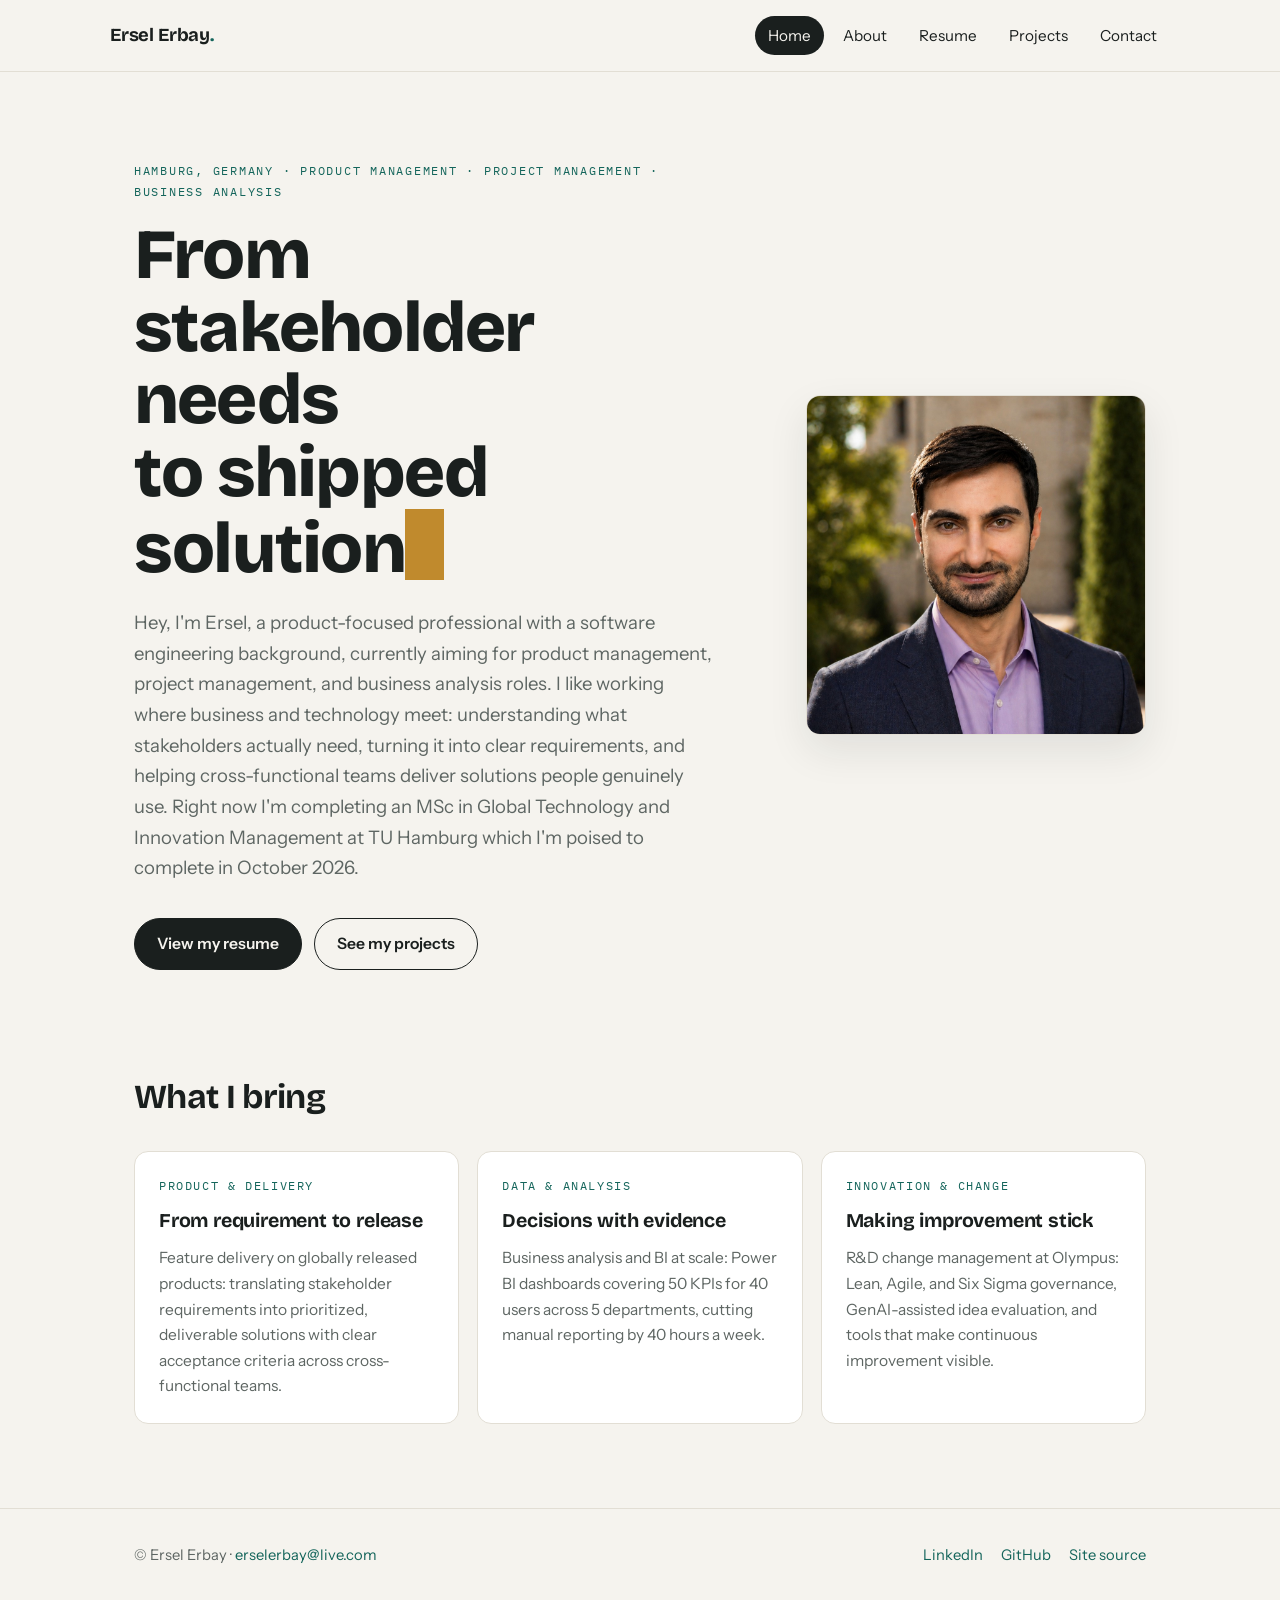
<file: index.html>
<!DOCTYPE html>
<html lang="en">
<head>
  <meta charset="UTF-8">
  <meta name="viewport" content="width=device-width, initial-scale=1">
  <title>Ersel Erbay | Product &amp; Innovation</title>
  <meta name="description" content="Ersel Erbay's personal website. Product-focused professional with a software engineering background, based in Hamburg, Germany.">
  <link rel="canonical" href="https://erselerbay.com/">
  <meta property="og:type" content="website">
  <meta property="og:url" content="https://erselerbay.com/">
  <meta property="og:title" content="Ersel Erbay | Product & Innovation">
  <meta property="og:description" content="Product-focused professional with a software engineering background: product management, project management, and business analysis. Hamburg, Germany.">
  <meta property="og:image" content="https://erselerbay.com/og-banner.png">
  <meta name="twitter:card" content="summary_large_image">
  <link rel="icon" href="/favicon.ico" sizes="48x48">
  <link rel="icon" href="/icon-192.png" type="image/png" sizes="192x192">
  <link rel="apple-touch-icon" href="/apple-touch-icon.png">  
  <script type="application/ld+json">
  {
    "@context": "https://schema.org",
    "@type": "Person",
    "name": "Ersel Erbay",
    "url": "https://erselerbay.com/",
    "image": "https://erselerbay.com/images/ersel.jpg",
    "jobTitle": "Product & Innovation Management",
    "email": "mailto:erselerbay@live.com",
    "address": { "@type": "PostalAddress", "addressLocality": "Hamburg", "addressCountry": "DE" },
    "alumniOf": [
      { "@type": "CollegeOrUniversity", "name": "Hamburg University of Technology (TU Hamburg)" },
      { "@type": "CollegeOrUniversity", "name": "Full Sail University" },
      { "@type": "CollegeOrUniversity", "name": "Izmir University of Economics" }
    ],
    "sameAs": [
      "https://www.linkedin.com/in/erselerbay",
      "https://github.com/jetdoctor"
    ]
  }
  </script>
  <link rel="stylesheet" href="/styles.css">
</head>
<body>

<header class="site-header">
  <div class="wrap nav">
    <a class="brand" href="/">Ersel Erbay<span class="dot">.</span></a>
    <button class="nav-toggle" aria-expanded="false" aria-controls="nav-links">Menu</button>
    <ul class="nav-links" id="nav-links">
      <li><a href="/" aria-current="page">Home</a></li>
      <li><a href="/about/">About</a></li>
      <li><a href="/resume/">Resume</a></li>
      <li><a href="/projects/">Projects</a></li>
      <li><a href="/contact/">Contact</a></li>
    </ul>
  </div>
</header>

<main>
  <div class="wrap">

    <section class="hero">
      <div class="hero-grid">
        <div>
          <p class="eyebrow">Hamburg, Germany · Product Management · Project Management · Business Analysis</p>
          <h1>From stakeholder needs<br>to shipped solution<span class="cursor" aria-hidden="true"></span></h1>
          <p class="lede">
            Hey, I'm Ersel, a product-focused professional with a software engineering
            background, currently aiming for product management, project management, and
            business analysis roles. I like working where business and technology meet:
            understanding what stakeholders actually need, turning it into clear
            requirements, and helping cross-functional teams deliver solutions people
            genuinely use. Right now I'm completing an MSc in Global Technology and
            Innovation Management at TU Hamburg which I'm poised to complete in October 2026.
          </p>
          <div class="btn-row">
            <a class="btn btn-primary" href="/resume/">View my resume</a>
            <a class="btn btn-ghost" href="/projects/">See my projects</a>
          </div>
        </div>
        <img class="hero-portrait" src="/images/ersel.jpg" alt="Portrait of Ersel Erbay">
      </div>
    </section>

    <section aria-label="What I do">
      <h2>What I bring</h2>
      <div class="card-grid">
        <div class="card">
          <p class="k">Product &amp; Delivery</p>
          <h3>From requirement to release</h3>
          <p>Feature delivery on globally released products: translating stakeholder
             requirements into prioritized, deliverable solutions with clear acceptance
             criteria across cross-functional teams.</p>
        </div>
        <div class="card">
          <p class="k">Data &amp; Analysis</p>
          <h3>Decisions with evidence</h3>
          <p>Business analysis and BI at scale: Power BI dashboards covering 50 KPIs
             for 40 users across 5 departments, cutting manual reporting by
             40&nbsp;hours a week.</p>
        </div>
        <div class="card">
          <p class="k">Innovation &amp; Change</p>
          <h3>Making improvement stick</h3>
          <p>R&amp;D change management at Olympus: Lean, Agile, and Six&nbsp;Sigma
             governance, GenAI-assisted idea evaluation, and tools that make
             continuous improvement visible.</p>
        </div>
      </div>
    </section>

  </div>
</main>

<footer class="site-footer">
  <div class="wrap footer-inner">
    <span>© Ersel Erbay · <a href="mailto:erselerbay@live.com">erselerbay@live.com</a></span>
    <span class="footer-links">
      <a href="https://www.linkedin.com/in/erselerbay">LinkedIn</a>
      <a href="https://github.com/jetdoctor">GitHub</a>
      <a href="https://github.com/Jetdoctor/personal-site-new">Site source</a>
    </span>
  </div>
</footer>

<script src="/main.js"></script>
</body>
</html>
</file>
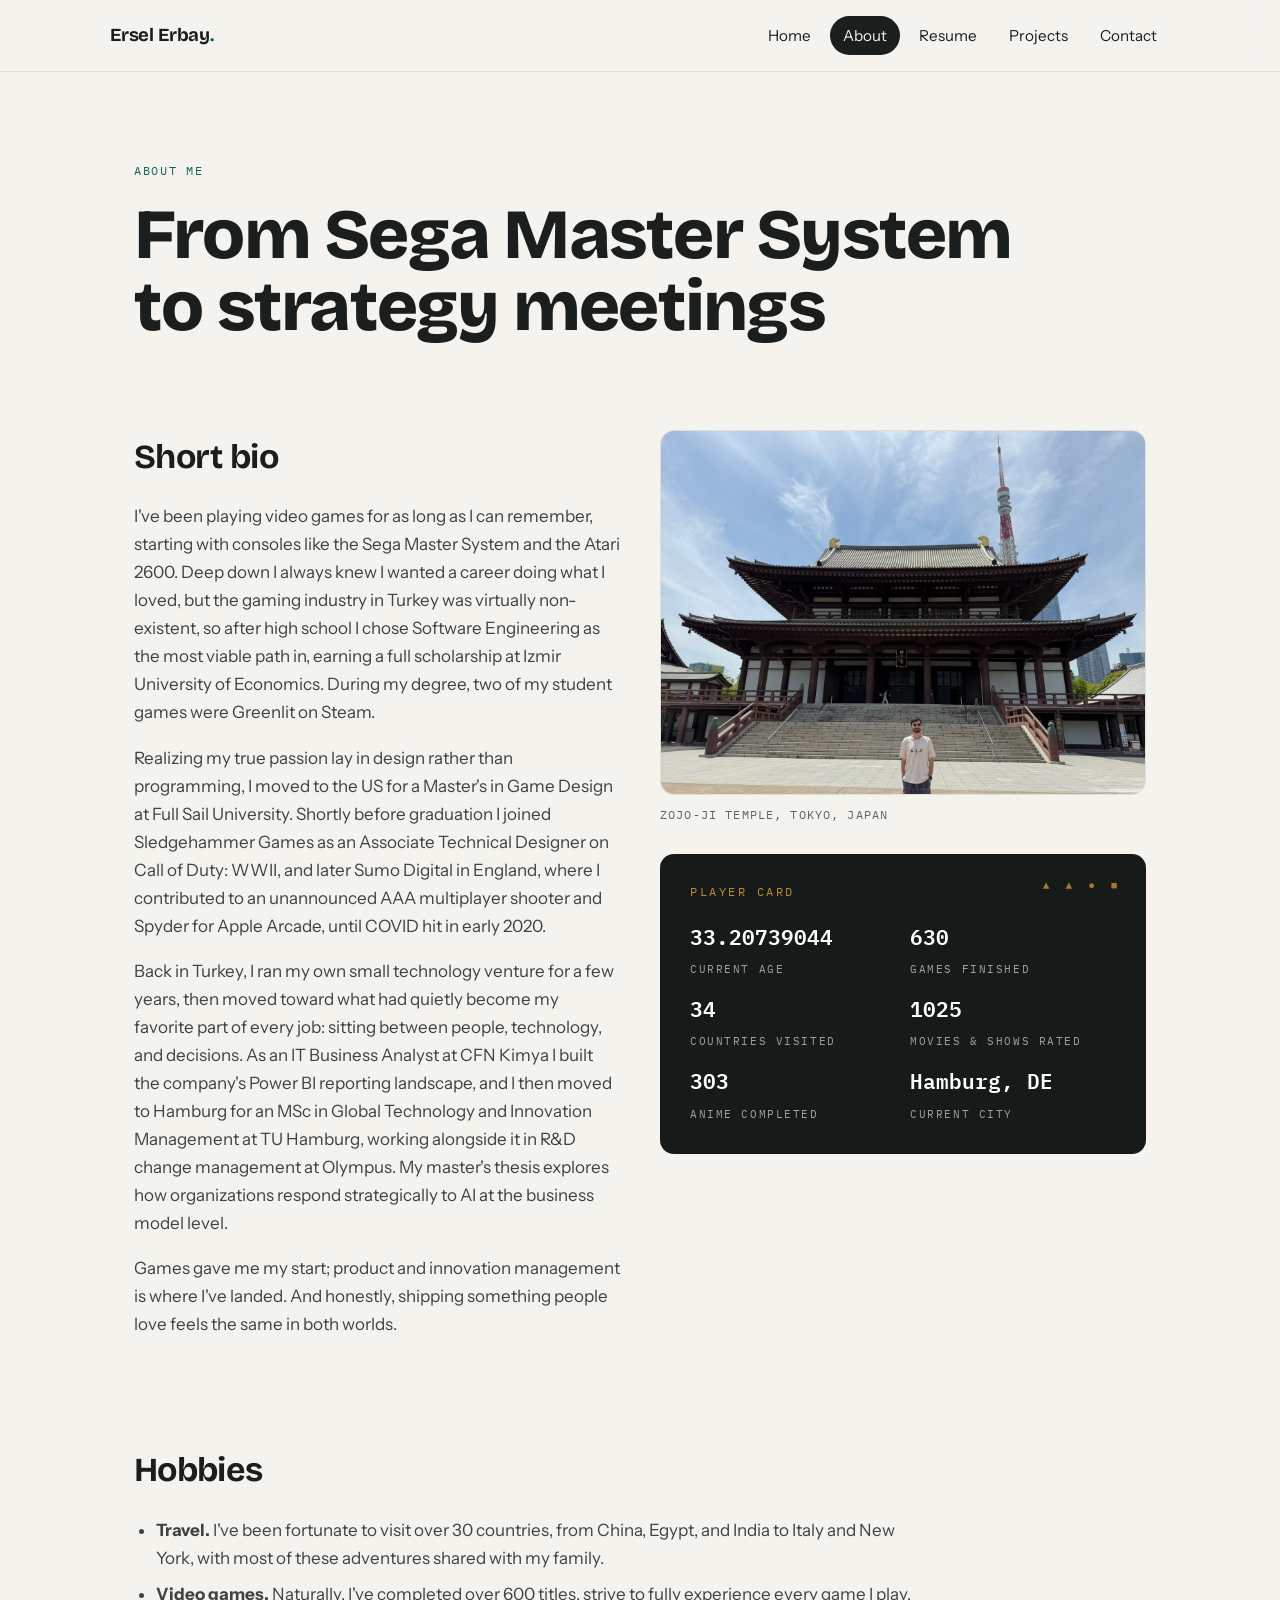
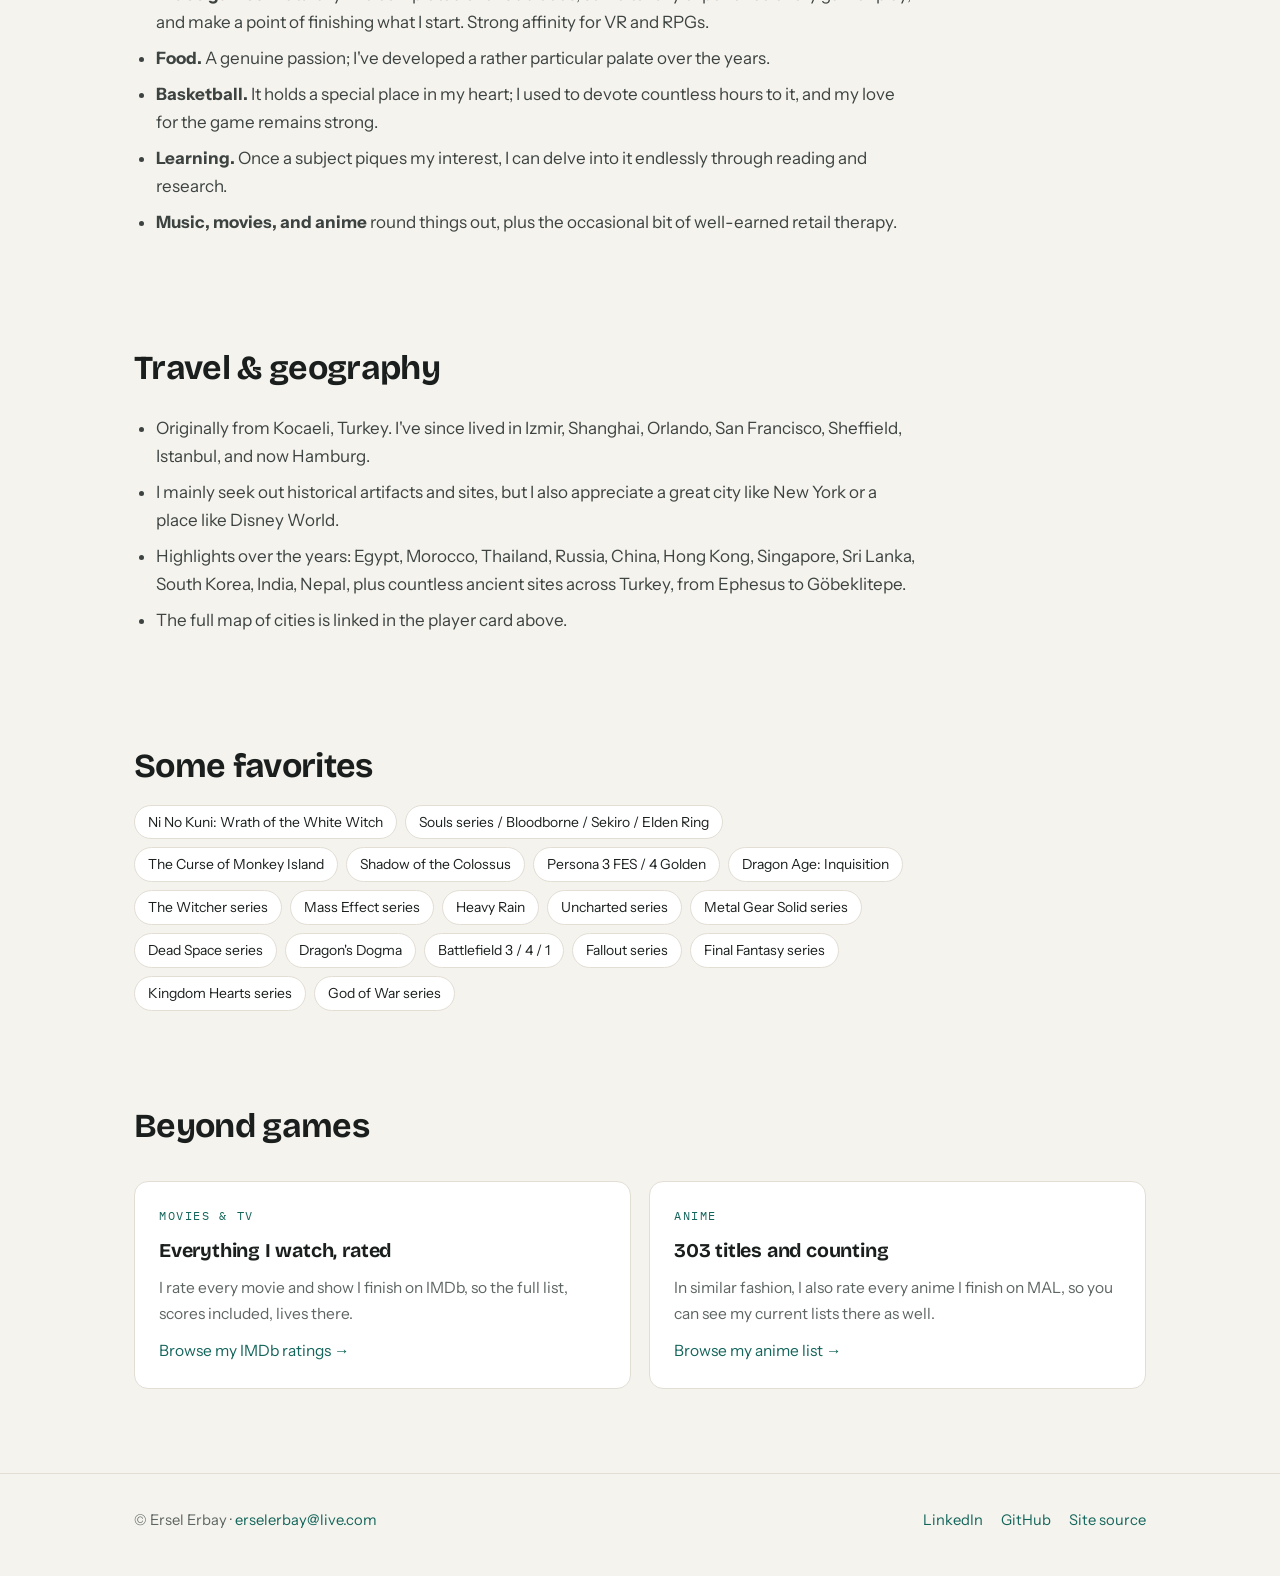
<file: about/index.html>
<!DOCTYPE html>
<html lang="en">
<head>
  <meta charset="UTF-8">
  <meta name="viewport" content="width=device-width, initial-scale=1">
  <title>About | Ersel Erbay</title>
  <meta name="description" content="Learn about Ersel Erbay: the journey from lifelong gamer to software engineer to product and innovation management.">
  <link rel="canonical" href="https://erselerbay.com/about/">
  <meta property="og:type" content="website">
  <meta property="og:url" content="https://erselerbay.com/about/">
  <meta property="og:title" content="About | Ersel Erbay">
  <meta property="og:description" content="From lifelong gamer to software engineer to product and innovation management: the story so far.">
  <meta property="og:image" content="https://erselerbay.com/og-banner.png">
  <meta name="twitter:card" content="summary_large_image">
  <link rel="icon" href="/favicon.ico" sizes="48x48">
  <link rel="icon" href="/icon-192.png" type="image/png" sizes="192x192">
  <link rel="apple-touch-icon" href="/apple-touch-icon.png">
  <link rel="stylesheet" href="/styles.css">
</head>
<body>

<header class="site-header">
  <div class="wrap nav">
    <a class="brand" href="/">Ersel Erbay<span class="dot">.</span></a>
    <button class="nav-toggle" aria-expanded="false" aria-controls="nav-links">Menu</button>
    <ul class="nav-links" id="nav-links">
      <li><a href="/">Home</a></li>
      <li><a href="/about/" aria-current="page">About</a></li>
      <li><a href="/resume/">Resume</a></li>
      <li><a href="/projects/">Projects</a></li>
      <li><a href="/contact/">Contact</a></li>
    </ul>
  </div>
</header>

<main>
  <div class="wrap">

    <section class="hero" style="padding-bottom: 20px;">
      <p class="eyebrow">About me</p>
      <h1>From Sega Master System<br>to strategy meetings</h1>
    </section>

    <section class="two-col">
      <div class="prose">
        <h2>Short bio</h2>
        <p>I've been playing video games for as long as I can remember, starting with
           consoles like the Sega Master System and the Atari 2600. Deep down I always
           knew I wanted a career doing what I loved, but the gaming industry in Turkey
           was virtually non-existent, so after high school I chose Software Engineering
           as the most viable path in, earning a full scholarship at Izmir University of
           Economics. During my degree, two of my student games were Greenlit on Steam.</p>
        <p>Realizing my true passion lay in design rather than programming, I moved to
           the US for a Master's in Game Design at Full Sail University. Shortly before
           graduation I joined Sledgehammer Games as an Associate Technical Designer on
           Call of Duty: WWII, and later Sumo Digital in England, where I contributed to
           an unannounced AAA multiplayer shooter and Spyder for Apple Arcade, until
           COVID hit in early 2020.</p>
        <p>Back in Turkey, I ran my own small technology venture for a few years, then
           moved toward what had quietly become my favorite part of every job: sitting
           between people, technology, and decisions. As an IT Business Analyst at CFN
           Kimya I built the company's Power BI reporting landscape, and I then moved to
           Hamburg for an MSc in Global Technology and Innovation Management at TU
           Hamburg, working alongside it in R&amp;D change management at Olympus. My
           master's thesis explores how organizations respond strategically to AI at the
           business model level.</p>
        <p>Games gave me my start; product and innovation management is where I've
           landed. And honestly, shipping something people love feels the same in both
           worlds.</p>
      </div>
      <div>
        <figure style="margin: 0;">
          <img class="portrait" src="/images/ersel-travel.jpg" alt="Ersel standing in front of Zojoji Temple in Tokyo, with Tokyo Tower rising behind it">
          <figcaption style="font-family: var(--font-mono); font-size: 0.72rem; letter-spacing: 0.1em; text-transform: uppercase; color: var(--muted); margin-top: 10px;">Zojo-ji Temple, Tokyo, Japan</figcaption>
        </figure>
        <div class="player-card" aria-label="Player card: fun stats">
          <p class="pc-title">Player Card</p>
          <div class="pc-grid" style="grid-template-columns: repeat(2, auto);">
            <div class="pc-stat"><span class="n" id="live-age">…</span><span class="l">Current age</span></div>
            <div class="pc-stat"><span class="n"><a href="https://backloggd.com/u/Jetdoctor/games/" id="stat-games">550</a></span><span class="l">Games finished</span></div>
            <div class="pc-stat"><span class="n"><a href="https://www.google.com/maps/d/edit?mid=1t0VDwxDt9ktzliERW0rMJ6jYkTsEXN8&amp;usp=sharing" id="stat-countries">26</a></span><span class="l">Countries visited</span></div>
            <div class="pc-stat"><span class="n"><a href="https://www.imdb.com/user/p.ys3jigj4vhi2rdwcuknknkkhoy/ratings/" id="stat-movies">?</a></span><span class="l">Movies &amp; shows rated</span></div>
            <div class="pc-stat"><span class="n"><a href="https://myanimelist.net/animelist/Jetdoctor?status=2" id="stat-anime">275</a></span><span class="l">Anime completed</span></div>
            <div class="pc-stat"><span class="n" id="stat-city">Hamburg, DE</span><span class="l">Current city</span></div>
          </div>
        </div>
      </div>
    </section>

    <section class="prose">
      <h2>Hobbies</h2>
      <ul>
        <li><strong>Travel.</strong> I've been fortunate to visit over 30 countries, from China, Egypt, and India to Italy and New York, with most of these adventures shared with my family.</li>
        <li><strong>Video games.</strong> Naturally. I've completed over 600 titles, strive to fully experience every game I play, and make a point of finishing what I start. Strong affinity for VR and RPGs.</li>
        <li><strong>Food.</strong> A genuine passion; I've developed a rather particular palate over the years.</li>
        <li><strong>Basketball.</strong> It holds a special place in my heart; I used to devote countless hours to it, and my love for the game remains strong.</li>
        <li><strong>Learning.</strong> Once a subject piques my interest, I can delve into it endlessly through reading and research.</li>
        <li><strong>Music, movies, and anime</strong> round things out, plus the occasional bit of well-earned retail therapy.</li>
      </ul>
    </section>

    <section class="prose">
      <h2>Travel &amp; geography</h2>
      <ul>
        <li>Originally from Kocaeli, Turkey. I've since lived in Izmir, Shanghai, Orlando, San Francisco, Sheffield, Istanbul, and now Hamburg.</li>
        <li>I mainly seek out historical artifacts and sites, but I also appreciate a great city like New York or a place like Disney World.</li>
        <li>Highlights over the years: Egypt, Morocco, Thailand, Russia, China, Hong Kong, Singapore, Sri Lanka, South Korea, India, Nepal, plus countless ancient sites across Turkey, from Ephesus to Göbeklitepe.</li>
        <li>The full map of cities is linked in the player card above.</li>
      </ul>
    </section>

    <section class="prose">
      <h2>Some favorites</h2>
      <div class="tags">
        <span class="tag">Ni No Kuni: Wrath of the White Witch</span>
        <span class="tag">Souls series / Bloodborne / Sekiro / Elden Ring</span>
        <span class="tag">The Curse of Monkey Island</span>
        <span class="tag">Shadow of the Colossus</span>
        <span class="tag">Persona 3 FES / 4 Golden</span>
        <span class="tag">Dragon Age: Inquisition</span>
        <span class="tag">The Witcher series</span>
        <span class="tag">Mass Effect series</span>
        <span class="tag">Heavy Rain</span>
        <span class="tag">Uncharted series</span>
        <span class="tag">Metal Gear Solid series</span>
        <span class="tag">Dead Space series</span>
        <span class="tag">Dragon's Dogma</span>
        <span class="tag">Battlefield 3 / 4 / 1</span>
        <span class="tag">Fallout series</span>
        <span class="tag">Final Fantasy series</span>
        <span class="tag">Kingdom Hearts series</span>
        <span class="tag">God of War series</span>
      </div>
    </section>

    <section>
      <h2>Beyond games</h2>
      <div class="card-grid" style="grid-template-columns: repeat(2, 1fr);">
        <div class="card">
          <p class="k">Movies &amp; TV</p>
          <h3>Everything I watch, rated</h3>
          <p>I rate every movie and show I finish on IMDb, so the full list, scores
             included, lives there.</p>
          <p style="margin-top: 12px;"><a href="https://www.imdb.com/user/p.ys3jigj4vhi2rdwcuknknkkhoy/ratings/">Browse my IMDb ratings &rarr;</a></p>
        </div>
        <div class="card">
          <p class="k">Anime</p>
          <h3>303 titles and counting</h3>
          <p>In similar fashion, I also rate every anime I finish on MAL, so you can
             see my current lists there as well.</p>
          <p style="margin-top: 12px;"><a href="https://myanimelist.net/animelist/Jetdoctor?status=2">Browse my anime list &rarr;</a></p>
        </div>
      </div>
    </section>

  </div>
</main>

<footer class="site-footer">
  <div class="wrap footer-inner">
    <span>© Ersel Erbay · <a href="mailto:erselerbay@live.com">erselerbay@live.com</a></span>
    <span class="footer-links">
      <a href="https://www.linkedin.com/in/erselerbay">LinkedIn</a>
      <a href="https://github.com/jetdoctor">GitHub</a>
      <a href="https://github.com/Jetdoctor/personal-site-new">Site source</a>
    </span>
  </div>
</footer>

<script src="/main.js"></script>
</body>
</html>
</file>
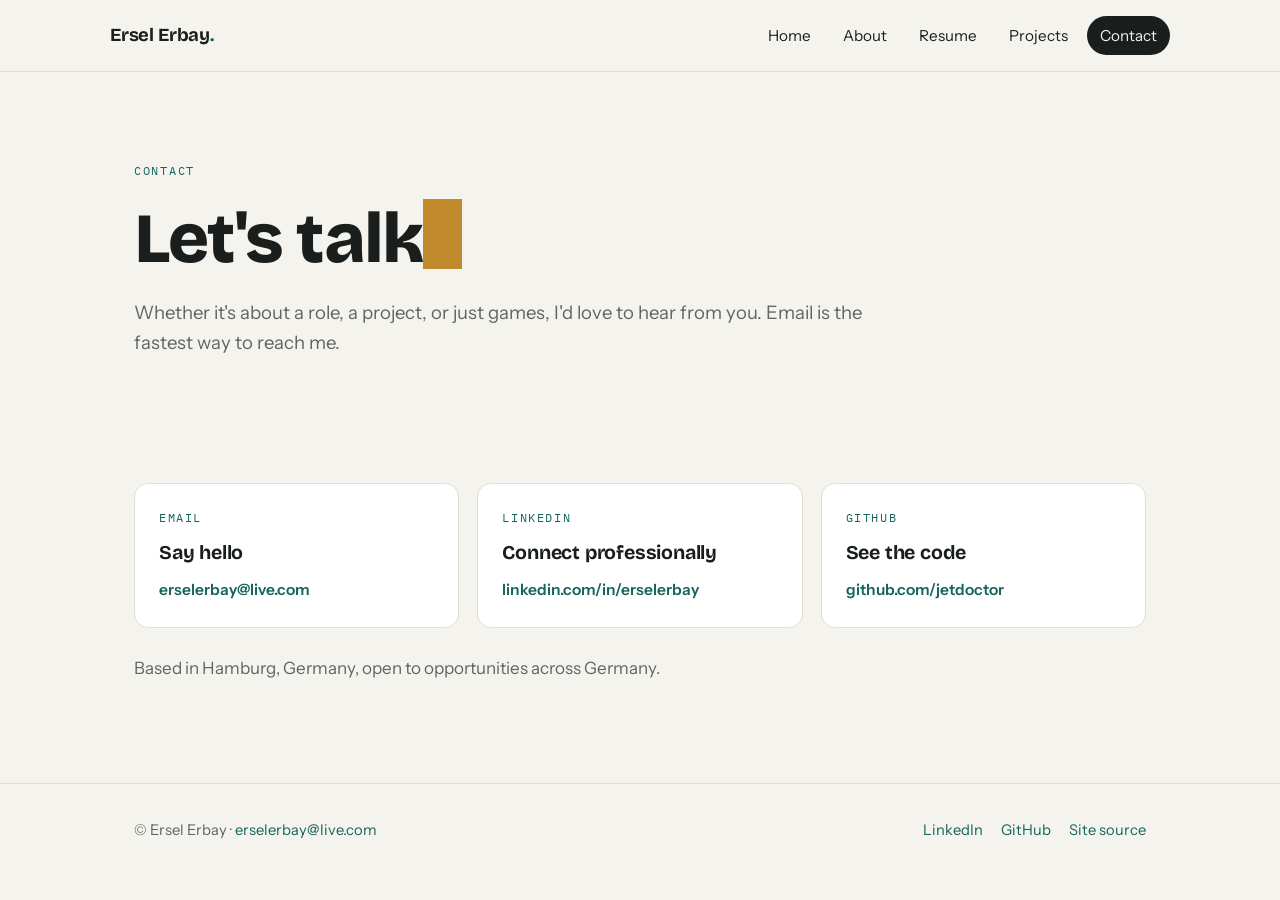
<file: contact/index.html>
<!DOCTYPE html>
<html lang="en">
<head>
  <meta charset="UTF-8">
  <meta name="viewport" content="width=device-width, initial-scale=1">
  <title>Contact | Ersel Erbay</title>
  <meta name="description" content="Get in touch with Ersel Erbay.">
  <link rel="canonical" href="https://erselerbay.com/contact/">
  <meta property="og:type" content="website">
  <meta property="og:url" content="https://erselerbay.com/contact/">
  <meta property="og:title" content="Contact | Ersel Erbay">
  <meta property="og:description" content="Get in touch with Ersel Erbay: email, LinkedIn, GitHub.">
  <meta property="og:image" content="https://erselerbay.com/og-banner.png">
  <meta name="twitter:card" content="summary_large_image">
  <link rel="icon" href="/favicon.ico" sizes="48x48">
  <link rel="icon" href="/icon-192.png" type="image/png" sizes="192x192">
  <link rel="apple-touch-icon" href="/apple-touch-icon.png">  
  <link rel="stylesheet" href="/styles.css">
</head>
<body>

<header class="site-header">
  <div class="wrap nav">
    <a class="brand" href="/">Ersel Erbay<span class="dot">.</span></a>
    <button class="nav-toggle" aria-expanded="false" aria-controls="nav-links">Menu</button>
    <ul class="nav-links" id="nav-links">
      <li><a href="/">Home</a></li>
      <li><a href="/about/">About</a></li>
      <li><a href="/resume/">Resume</a></li>
      <li><a href="/projects/">Projects</a></li>
      <li><a href="/contact/" aria-current="page">Contact</a></li>
    </ul>
  </div>
</header>

<main>
  <div class="wrap">

    <section class="hero" style="padding-bottom: 20px;">
      <p class="eyebrow">Contact</p>
      <h1>Let's talk<span class="cursor" aria-hidden="true"></span></h1>
      <p class="lede">
        Whether it's about a role, a project, or just games, I'd love to hear
        from you. Email is the fastest way to reach me.
      </p>
    </section>

    <section>
      <div class="contact-grid">
        <div class="card">
          <p class="k">Email</p>
          <h3>Say hello</h3>
          <p><a href="mailto:erselerbay@live.com">erselerbay@live.com</a></p>
        </div>
        <div class="card">
          <p class="k">LinkedIn</p>
          <h3>Connect professionally</h3>
          <p><a href="https://www.linkedin.com/in/erselerbay">linkedin.com/in/erselerbay</a></p>
        </div>
        <div class="card">
          <p class="k">GitHub</p>
          <h3>See the code</h3>
          <p><a href="https://github.com/jetdoctor">github.com/jetdoctor</a></p>
        </div>
      </div>
      <p class="section-intro" style="margin-top: 26px;">
        Based in Hamburg, Germany, open to opportunities across Germany.
      </p>
    </section>

  </div>
</main>

<footer class="site-footer">
  <div class="wrap footer-inner">
    <span>© Ersel Erbay · <a href="mailto:erselerbay@live.com">erselerbay@live.com</a></span>
    <span class="footer-links">
      <a href="https://www.linkedin.com/in/erselerbay">LinkedIn</a>
      <a href="https://github.com/jetdoctor">GitHub</a>
      <a href="https://github.com/Jetdoctor/personal-site-new">Site source</a>
    </span>
  </div>
</footer>

<script src="/main.js"></script>
</body>
</html>
</file>
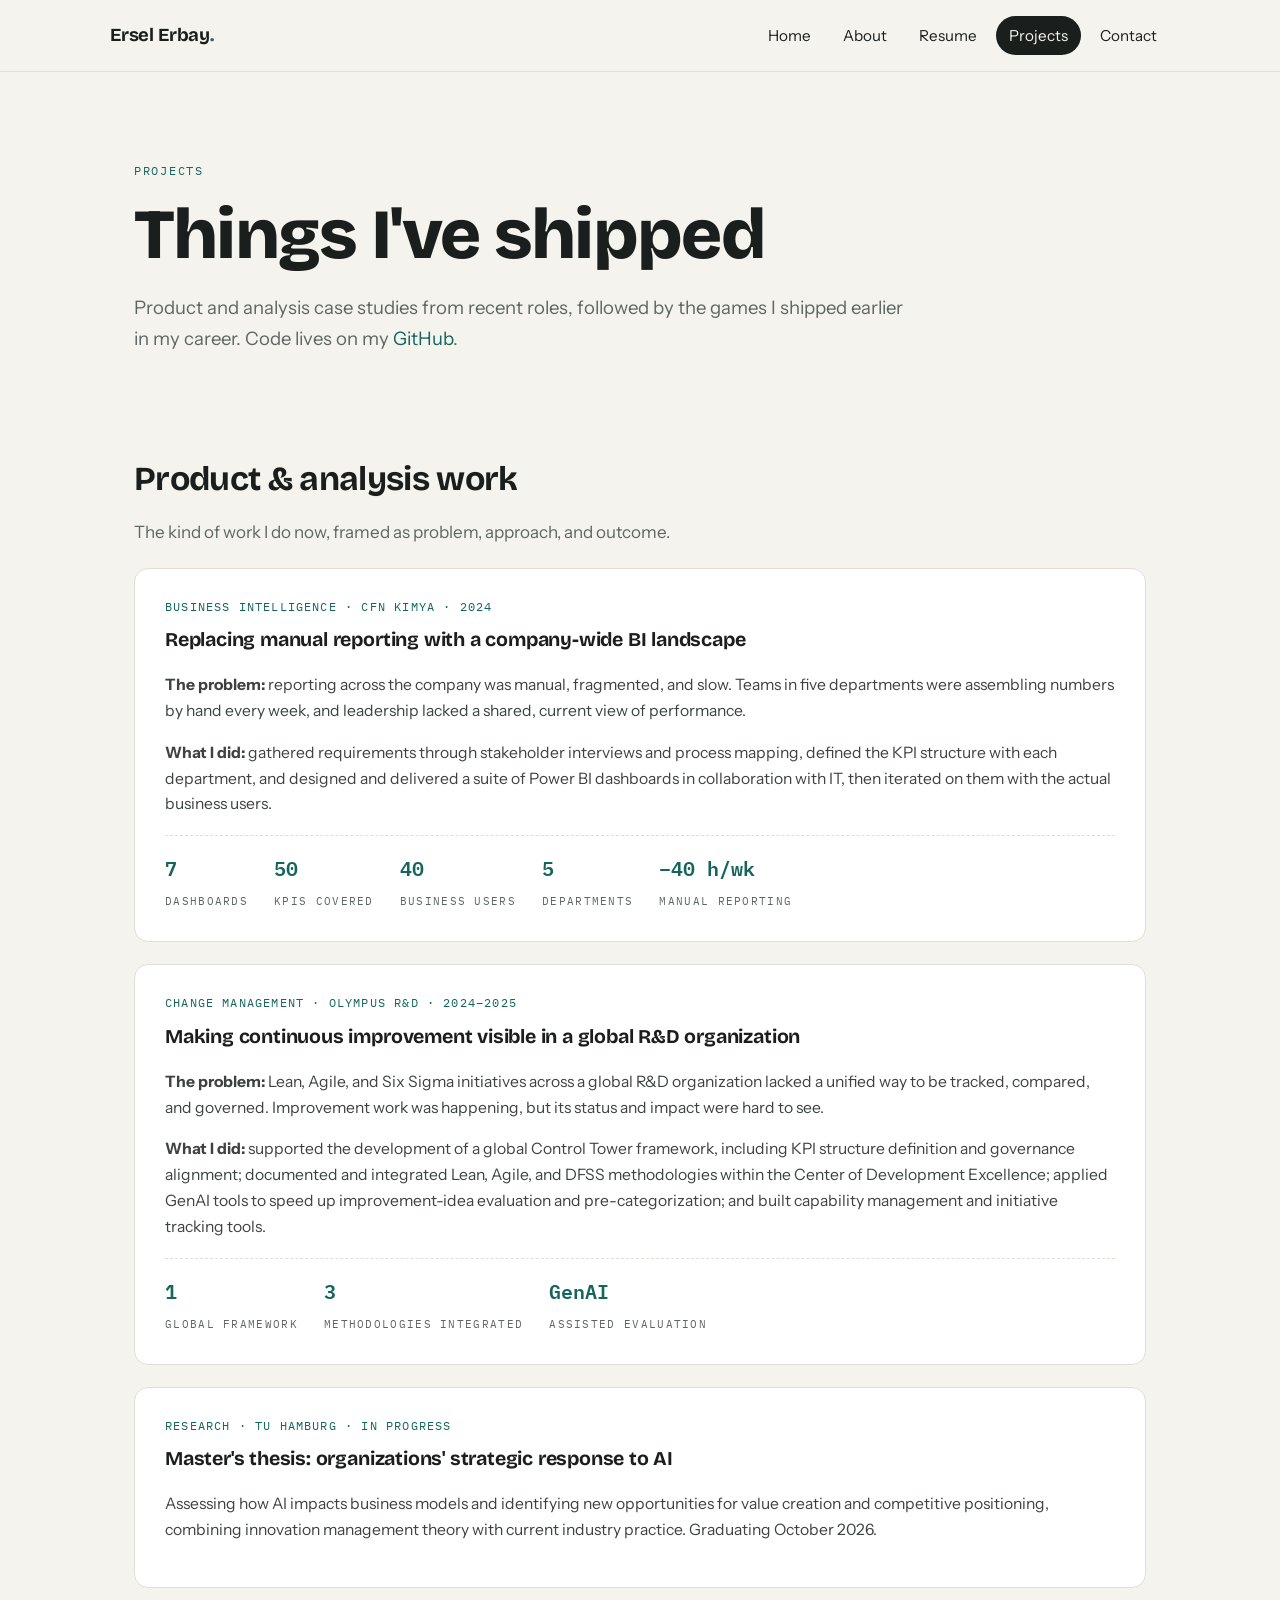
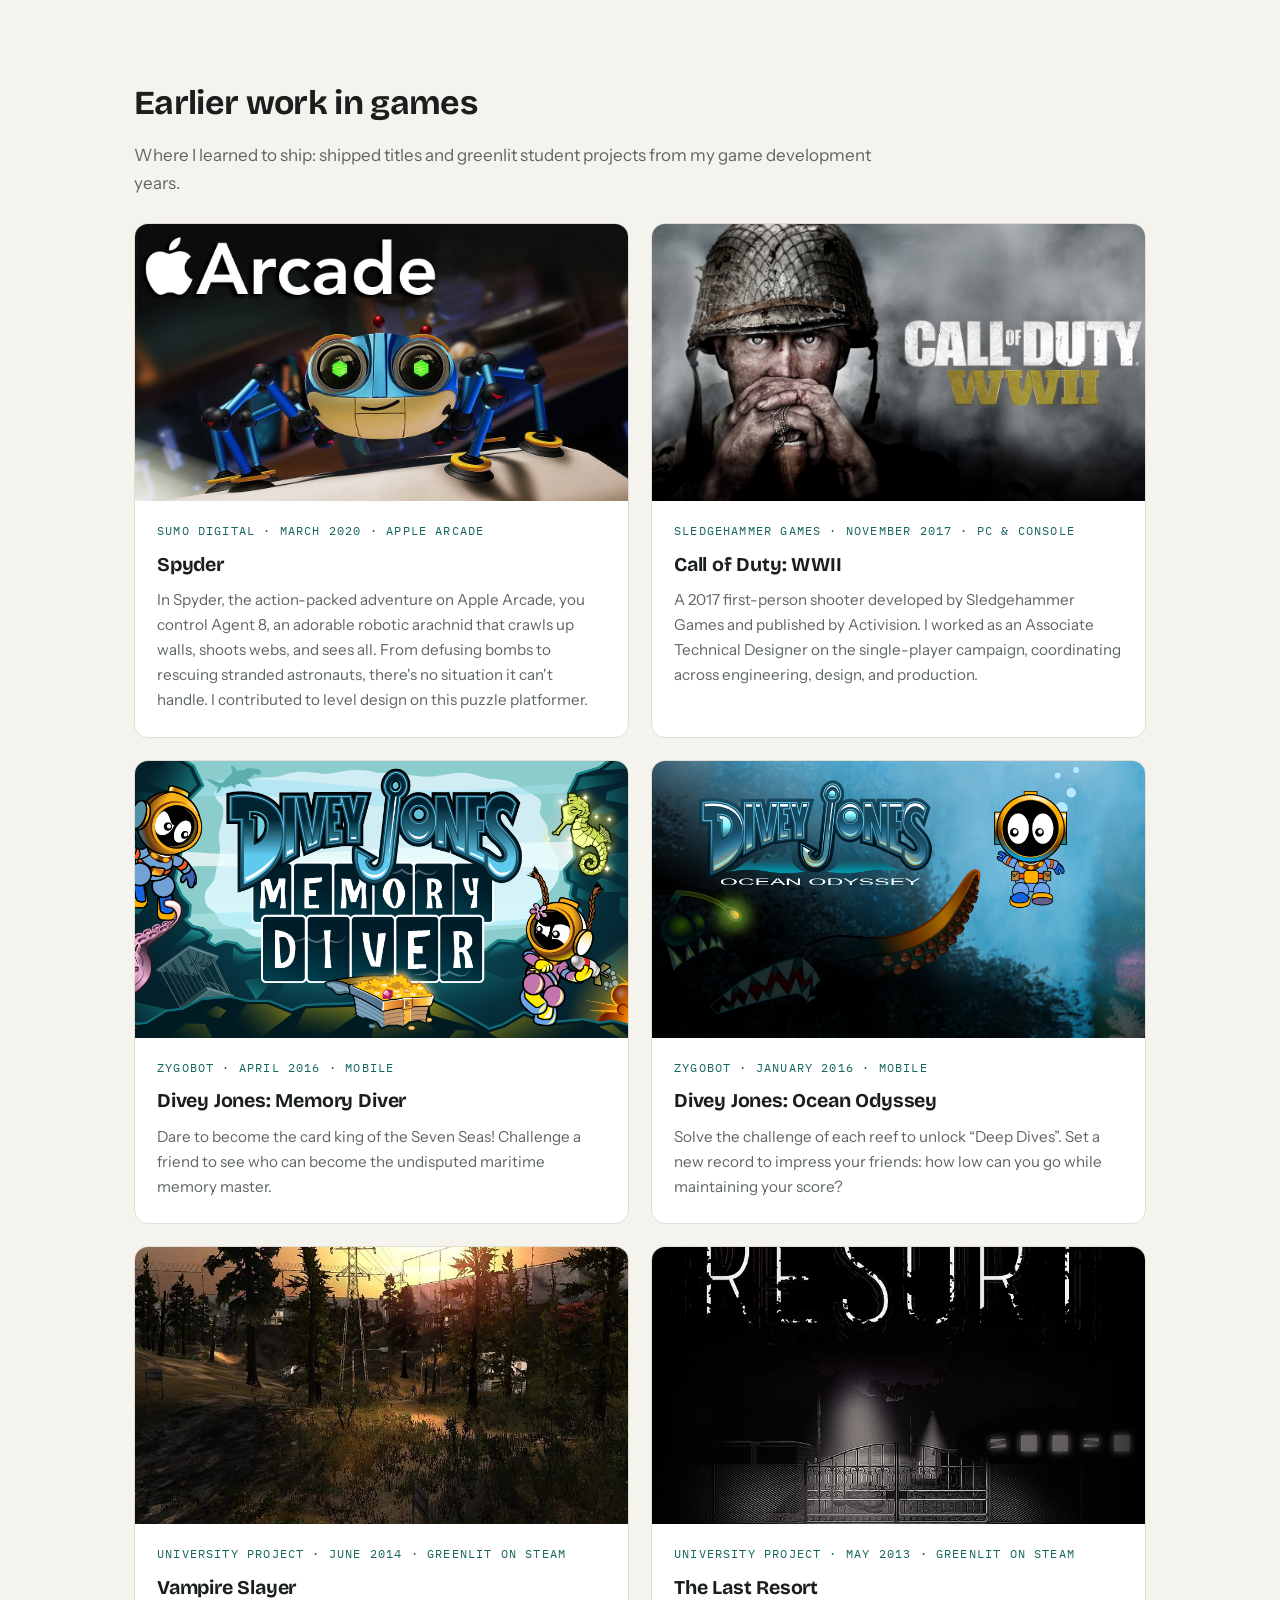
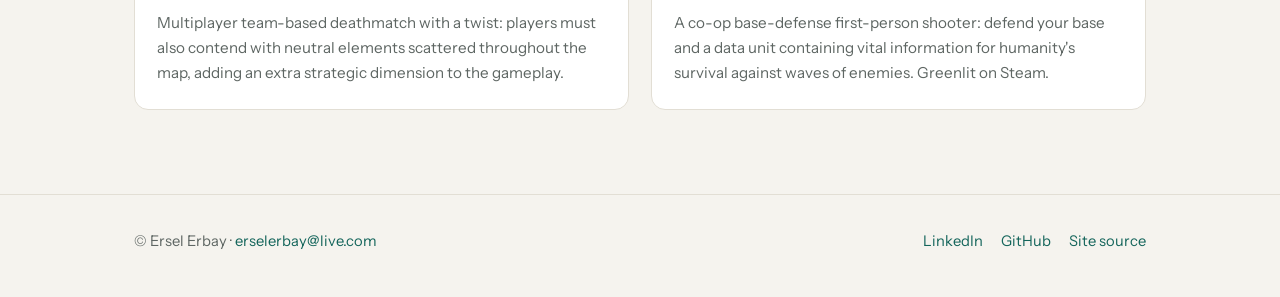
<file: projects/index.html>
<!DOCTYPE html>
<html lang="en">
<head>
  <meta charset="UTF-8">
  <meta name="viewport" content="width=device-width, initial-scale=1">
  <title>Projects | Ersel Erbay</title>
  <meta name="description" content="Ersel Erbay's projects: shipped games and independent work.">
  <link rel="canonical" href="https://erselerbay.com/projects/">
  <meta property="og:type" content="website">
  <meta property="og:url" content="https://erselerbay.com/projects/">
  <meta property="og:title" content="Projects | Ersel Erbay">
  <meta property="og:description" content="Product and analysis case studies, plus shipped games including Call of Duty: WWII and Spyder.">
  <meta property="og:image" content="https://erselerbay.com/og-banner.png">
  <meta name="twitter:card" content="summary_large_image">
  <link rel="icon" href="/favicon.ico" sizes="48x48">
  <link rel="icon" href="/icon-192.png" type="image/png" sizes="192x192">
  <link rel="apple-touch-icon" href="/apple-touch-icon.png">  
  <link rel="stylesheet" href="/styles.css">
</head>
<body>

<header class="site-header">
  <div class="wrap nav">
    <a class="brand" href="/">Ersel Erbay<span class="dot">.</span></a>
    <button class="nav-toggle" aria-expanded="false" aria-controls="nav-links">Menu</button>
    <ul class="nav-links" id="nav-links">
      <li><a href="/">Home</a></li>
      <li><a href="/about/">About</a></li>
      <li><a href="/resume/">Resume</a></li>
      <li><a href="/projects/" aria-current="page">Projects</a></li>
      <li><a href="/contact/">Contact</a></li>
    </ul>
  </div>
</header>

<main>
  <div class="wrap">

    <section class="hero" style="padding-bottom: 20px;">
      <p class="eyebrow">Projects</p>
      <h1>Things I've shipped</h1>
      <p class="lede">
        Product and analysis case studies from recent roles, followed by the games
        I shipped earlier in my career. Code lives on my <a href="https://github.com/jetdoctor">GitHub</a>.
      </p>
    </section>

    <section>
      <h2>Product &amp; analysis work</h2>
      <p class="section-intro">The kind of work I do now, framed as problem, approach, and outcome.</p>

      <article class="case">
        <p class="p-meta">Business Intelligence · CFN Kimya · 2024</p>
        <h3>Replacing manual reporting with a company-wide BI landscape</h3>
        <p><strong>The problem:</strong> reporting across the company was manual, fragmented,
           and slow. Teams in five departments were assembling numbers by hand every week,
           and leadership lacked a shared, current view of performance.</p>
        <p><strong>What I did:</strong> gathered requirements through stakeholder interviews
           and process mapping, defined the KPI structure with each department, and designed
           and delivered a suite of Power BI dashboards in collaboration with IT, then
           iterated on them with the actual business users.</p>
        <div class="outcome">
          <div><span class="n">7</span><span class="l">Dashboards</span></div>
          <div><span class="n">50</span><span class="l">KPIs covered</span></div>
          <div><span class="n">40</span><span class="l">Business users</span></div>
          <div><span class="n">5</span><span class="l">Departments</span></div>
          <div><span class="n">−40 h/wk</span><span class="l">Manual reporting</span></div>
        </div>
      </article>

      <article class="case">
        <p class="p-meta">Change Management · Olympus R&amp;D · 2024–2025</p>
        <h3>Making continuous improvement visible in a global R&amp;D organization</h3>
        <p><strong>The problem:</strong> Lean, Agile, and Six Sigma initiatives across a
           global R&amp;D organization lacked a unified way to be tracked, compared, and
           governed. Improvement work was happening, but its status and impact were hard
           to see.</p>
        <p><strong>What I did:</strong> supported the development of a global Control Tower
           framework, including KPI structure definition and governance alignment; documented
           and integrated Lean, Agile, and DFSS methodologies within the Center of Development
           Excellence; applied GenAI tools to speed up improvement-idea evaluation and
           pre-categorization; and built capability management and initiative tracking tools.</p>
        <div class="outcome">
          <div><span class="n">1</span><span class="l">Global framework</span></div>
          <div><span class="n">3</span><span class="l">Methodologies integrated</span></div>
          <div><span class="n">GenAI</span><span class="l">Assisted evaluation</span></div>
        </div>
      </article>

      <article class="case">
        <p class="p-meta">Research · TU Hamburg · in progress</p>
        <h3>Master's thesis: organizations' strategic response to AI</h3>
        <p>Assessing how AI impacts business models and identifying new opportunities for
           value creation and competitive positioning, combining innovation management
           theory with current industry practice. Graduating October 2026.</p>
      </article>
    </section>

    <section>
      <h2>Earlier work in games</h2>
      <p class="section-intro">Where I learned to ship: shipped titles and greenlit student
         projects from my game development years.</p>
      <div class="project-grid">

        <article class="project">
          <a href="https://www.spyderthegame.com/"><img src="/images/projects/Spyder.jpg" alt="Spyder key art" loading="lazy"></a>
          <div class="p-body">
            <p class="p-meta">Sumo Digital · March 2020 · Apple Arcade</p>
            <h3><a href="https://www.spyderthegame.com/">Spyder</a></h3>
            <p>In Spyder, the action-packed adventure on Apple Arcade, you control Agent&nbsp;8,
               an adorable robotic arachnid that crawls up walls, shoots webs, and sees all.
               From defusing bombs to rescuing stranded astronauts, there's no situation it
               can't handle. I contributed to level design on this puzzle platformer.</p>
          </div>
        </article>

        <article class="project">
          <a href="https://www.callofduty.com/wwii"><img src="/images/projects/Call%20of%20Duty.jpg" alt="Call of Duty: WWII key art" loading="lazy"></a>
          <div class="p-body">
            <p class="p-meta">Sledgehammer Games · November 2017 · PC &amp; Console</p>
            <h3><a href="https://www.callofduty.com/wwii">Call of Duty: WWII</a></h3>
            <p>A 2017 first-person shooter developed by Sledgehammer Games and published by
               Activision. I worked as an Associate Technical Designer on the single-player
               campaign, coordinating across engineering, design, and production.</p>
          </div>
        </article>

        <article class="project">
          <img src="/images/projects/Memory%20Diver.png" alt="Divey Jones Memory Diver artwork" loading="lazy">
          <div class="p-body">
            <p class="p-meta">Zygobot · April 2016 · Mobile</p>
            <h3>Divey Jones: Memory Diver</h3>
            <p>Dare to become the card king of the Seven Seas! Challenge a friend to see who
               can become the undisputed maritime memory master.</p>
          </div>
        </article>

        <article class="project">
          <img src="/images/projects/Ocean%20Oddysey.jpeg" alt="Divey Jones Ocean Odyssey artwork" loading="lazy">
          <div class="p-body">
            <p class="p-meta">Zygobot · January 2016 · Mobile</p>
            <h3>Divey Jones: Ocean Odyssey</h3>
            <p>Solve the challenge of each reef to unlock “Deep Dives”. Set a new record to
               impress your friends: how low can you go while maintaining your score?</p>
          </div>
        </article>

        <article class="project">
          <img src="/images/projects/Vampire%20Slayer.webp" alt="Vampire Slayer artwork" loading="lazy">
          <div class="p-body">
            <p class="p-meta">University project · June 2014 · Greenlit on Steam</p>
            <h3>Vampire Slayer</h3>
            <p>Multiplayer team-based deathmatch with a twist: players must also contend with
               neutral elements scattered throughout the map, adding an extra strategic
               dimension to the gameplay.</p>
          </div>
        </article>

        <article class="project">
          <img src="/images/projects/The%20Last%20Resort.webp" alt="The Last Resort artwork" loading="lazy">
          <div class="p-body">
            <p class="p-meta">University project · May 2013 · Greenlit on Steam</p>
            <h3>The Last Resort</h3>
            <p>A co-op base-defense first-person shooter: defend your base and a data unit
               containing vital information for humanity's survival against waves of enemies.
               Greenlit on Steam.</p>
          </div>
        </article>

      </div>
    </section>

  </div>
</main>

<footer class="site-footer">
  <div class="wrap footer-inner">
    <span>© Ersel Erbay · <a href="mailto:erselerbay@live.com">erselerbay@live.com</a></span>
    <span class="footer-links">
      <a href="https://www.linkedin.com/in/erselerbay">LinkedIn</a>
      <a href="https://github.com/jetdoctor">GitHub</a>
      <a href="https://github.com/Jetdoctor/personal-site-new">Site source</a>
    </span>
  </div>
</footer>

<script src="/main.js"></script>
</body>
</html>
</file>
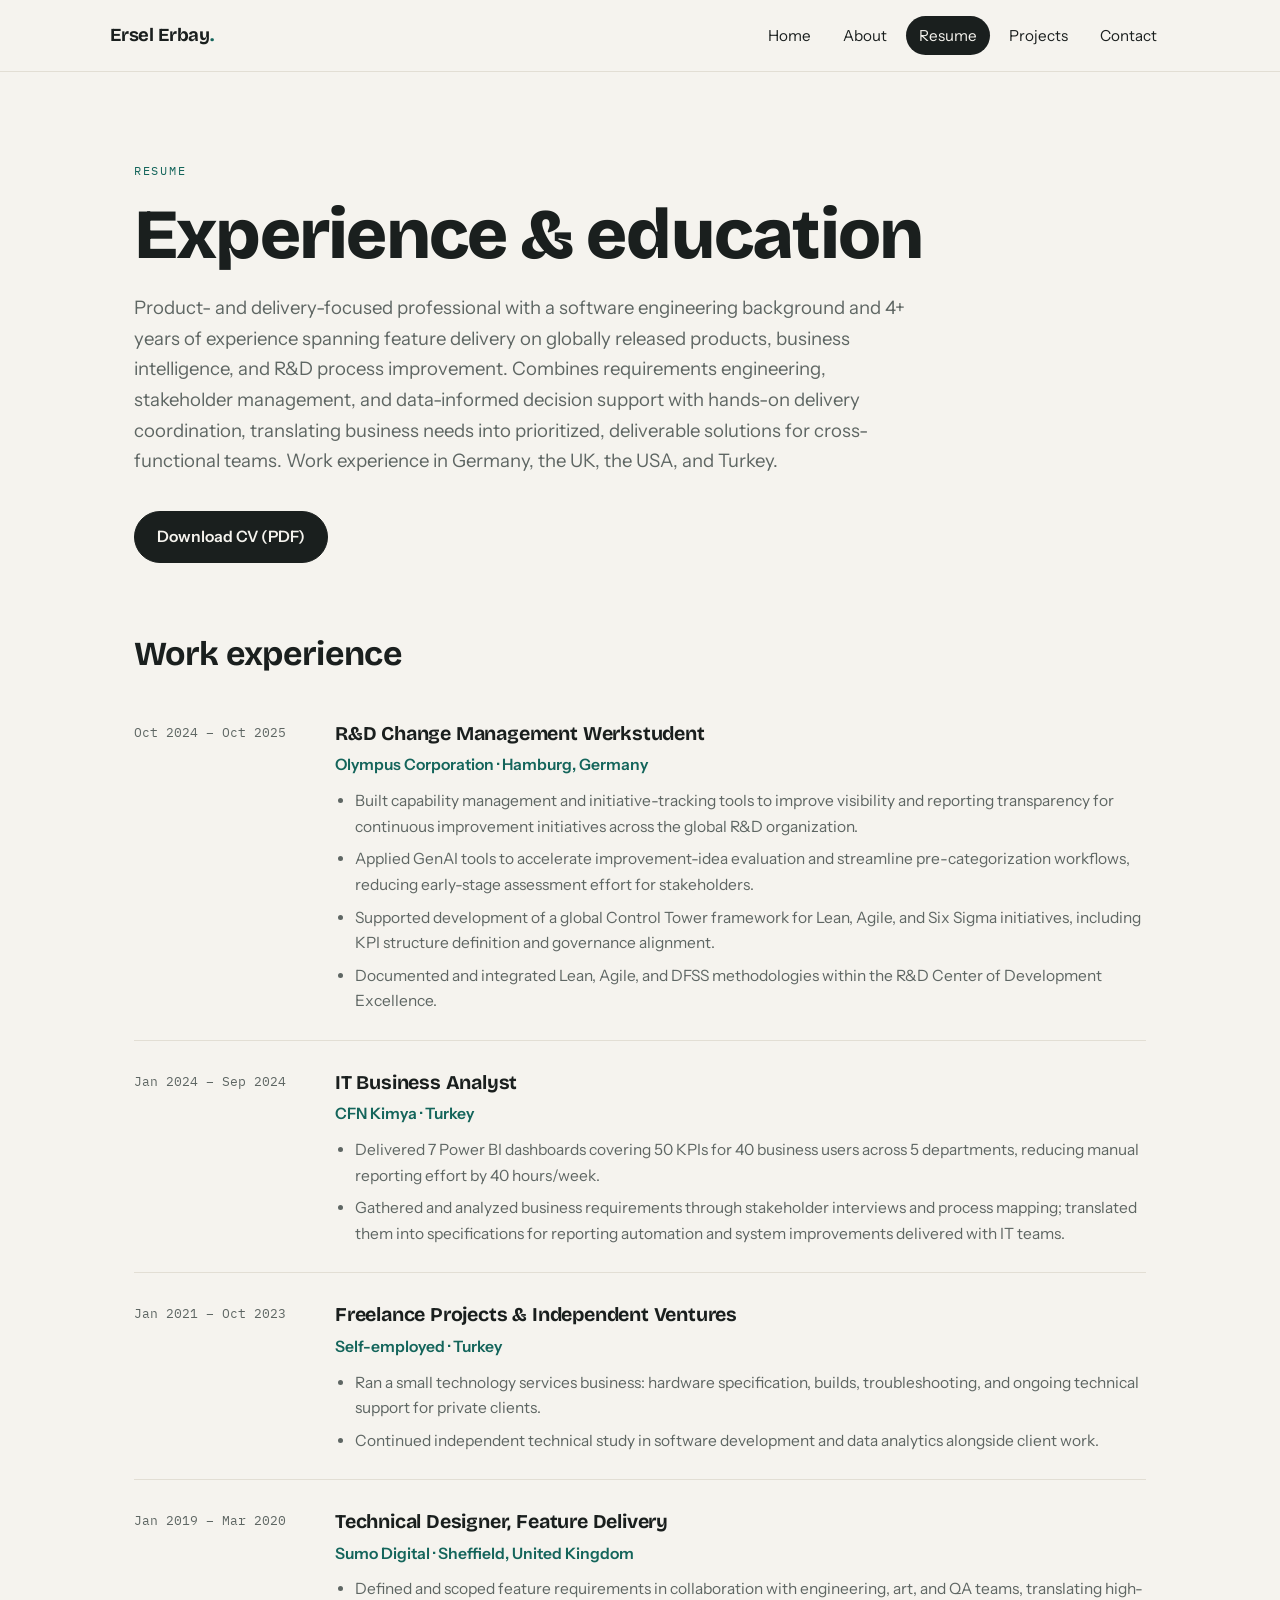
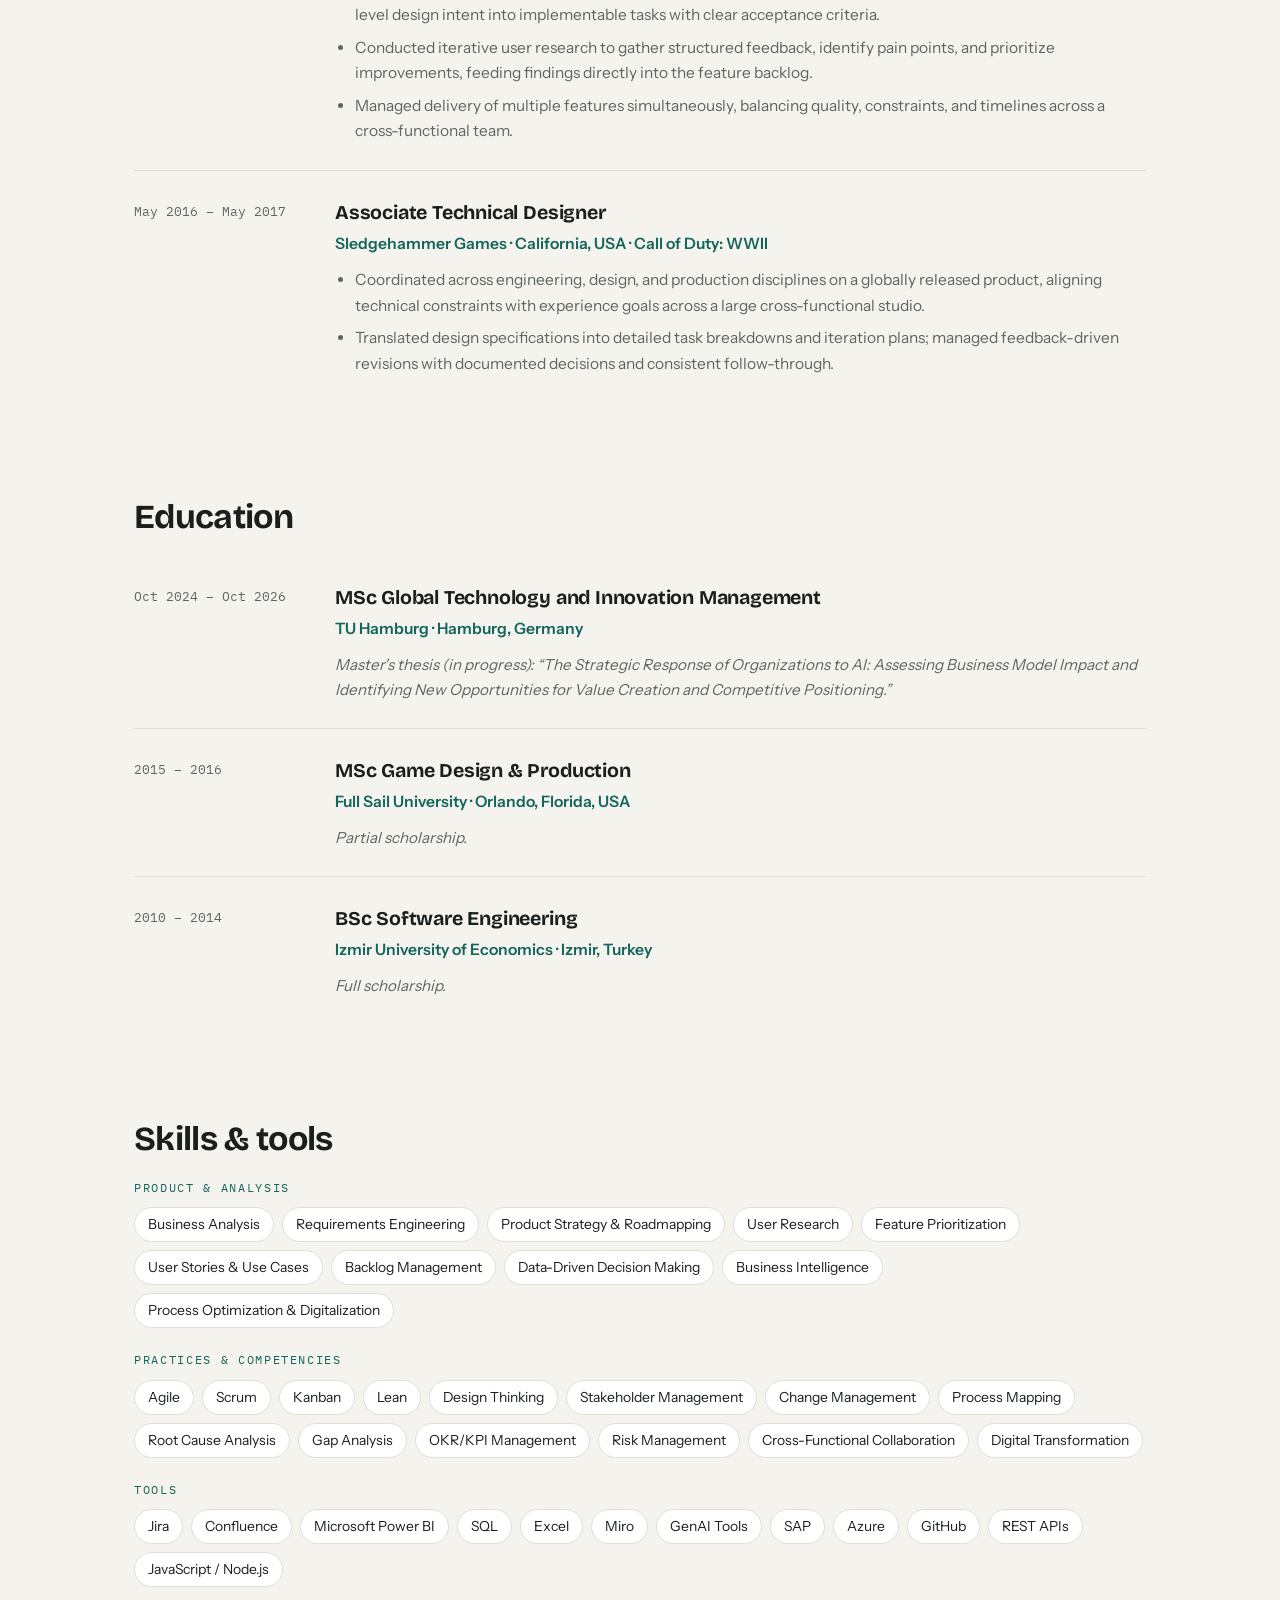
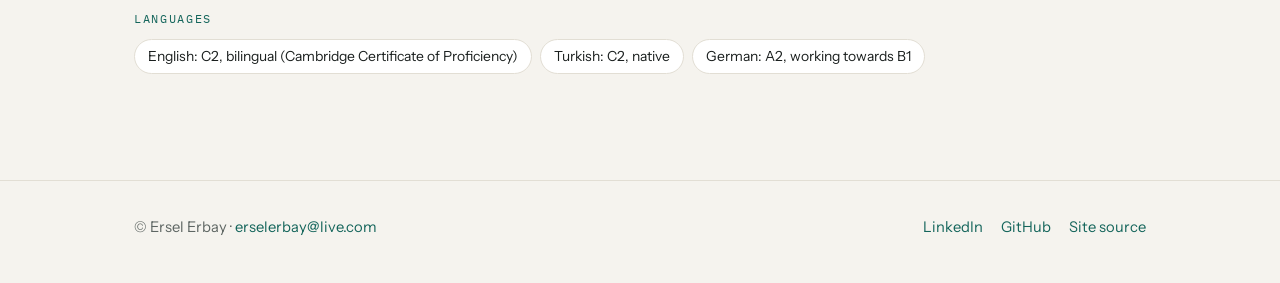
<file: resume/index.html>
<!DOCTYPE html>
<html lang="en">
<head>
  <meta charset="UTF-8">
  <meta name="viewport" content="width=device-width, initial-scale=1">
  <title>Resume | Ersel Erbay</title>
  <meta name="description" content="Ersel Erbay's resume: product, business analysis, and innovation management experience across Germany, Turkey, the UK, and the USA.">
  <link rel="canonical" href="https://erselerbay.com/resume/">
  <meta property="og:type" content="website">
  <meta property="og:url" content="https://erselerbay.com/resume/">
  <meta property="og:title" content="Resume | Ersel Erbay">
  <meta property="og:description" content="Experience across product delivery, business analysis, and R&D change management in Germany, Turkey, the UK, and the USA.">
  <meta property="og:image" content="https://erselerbay.com/og-banner.png">
  <meta name="twitter:card" content="summary_large_image">
  <link rel="icon" href="/favicon.ico" sizes="48x48">
  <link rel="icon" href="/icon-192.png" type="image/png" sizes="192x192">
  <link rel="apple-touch-icon" href="/apple-touch-icon.png">
  <link rel="stylesheet" href="/styles.css">
</head>
<body>

<header class="site-header">
  <div class="wrap nav">
    <a class="brand" href="/">Ersel Erbay<span class="dot">.</span></a>
    <button class="nav-toggle" aria-expanded="false" aria-controls="nav-links">Menu</button>
    <ul class="nav-links" id="nav-links">
      <li><a href="/">Home</a></li>
      <li><a href="/about/">About</a></li>
      <li><a href="/resume/" aria-current="page">Resume</a></li>
      <li><a href="/projects/">Projects</a></li>
      <li><a href="/contact/">Contact</a></li>
    </ul>
  </div>
</header>

<main>
  <div class="wrap">

    <section class="hero" style="padding-bottom: 20px;">
      <p class="eyebrow">Resume</p>
      <h1>Experience &amp; education</h1>
      <p class="lede">
        Product- and delivery-focused professional with a software engineering
        background and 4+ years of experience spanning feature delivery on globally
        released products, business intelligence, and R&amp;D process improvement.
        Combines requirements engineering, stakeholder management, and data-informed
        decision support with hands-on delivery coordination, translating business
        needs into prioritized, deliverable solutions for cross-functional teams.
        Work experience in Germany, the UK, the USA, and Turkey.
      </p>
      <div class="btn-row">
        <a class="btn btn-primary" href="/files/Ersel-Erbay-CV.pdf">Download CV (PDF)</a>
      </div>
    </section>

    <section>
      <h2>Work experience</h2>
      <div class="timeline">

        <div class="t-item">
          <div class="t-date">Oct 2024 – Oct 2025</div>
          <div class="t-body">
            <h3>R&amp;D Change Management Werkstudent</h3>
            <p class="t-org">Olympus Corporation · Hamburg, Germany</p>
            <ul>
              <li>Built capability management and initiative-tracking tools to improve visibility and reporting transparency for continuous improvement initiatives across the global R&amp;D organization.</li>
              <li>Applied GenAI tools to accelerate improvement-idea evaluation and streamline pre-categorization workflows, reducing early-stage assessment effort for stakeholders.</li>
              <li>Supported development of a global Control Tower framework for Lean, Agile, and Six Sigma initiatives, including KPI structure definition and governance alignment.</li>
              <li>Documented and integrated Lean, Agile, and DFSS methodologies within the R&amp;D Center of Development Excellence.</li>
            </ul>
          </div>
        </div>

        <div class="t-item">
          <div class="t-date">Jan 2024 – Sep 2024</div>
          <div class="t-body">
            <h3>IT Business Analyst</h3>
            <p class="t-org">CFN Kimya · Turkey</p>
            <ul>
              <li>Delivered 7 Power BI dashboards covering 50 KPIs for 40 business users across 5 departments, reducing manual reporting effort by 40 hours/week.</li>
              <li>Gathered and analyzed business requirements through stakeholder interviews and process mapping; translated them into specifications for reporting automation and system improvements delivered with IT teams.</li>
            </ul>
          </div>
        </div>

        <div class="t-item">
          <div class="t-date">Jan 2021 – Oct 2023</div>
          <div class="t-body">
            <h3>Freelance Projects &amp; Independent Ventures</h3>
            <p class="t-org">Self-employed · Turkey</p>
            <ul>
              <li>Ran a small technology services business: hardware specification, builds, troubleshooting, and ongoing technical support for private clients.</li>
              <li>Continued independent technical study in software development and data analytics alongside client work.</li>
            </ul>
          </div>
        </div>

        <div class="t-item">
          <div class="t-date">Jan 2019 – Mar 2020</div>
          <div class="t-body">
            <h3>Technical Designer, Feature Delivery</h3>
            <p class="t-org">Sumo Digital · Sheffield, United Kingdom</p>
            <ul>
              <li>Defined and scoped feature requirements in collaboration with engineering, art, and QA teams, translating high-level design intent into implementable tasks with clear acceptance criteria.</li>
              <li>Conducted iterative user research to gather structured feedback, identify pain points, and prioritize improvements, feeding findings directly into the feature backlog.</li>
              <li>Managed delivery of multiple features simultaneously, balancing quality, constraints, and timelines across a cross-functional team.</li>
            </ul>
          </div>
        </div>

        <div class="t-item">
          <div class="t-date">May 2016 – May 2017</div>
          <div class="t-body">
            <h3>Associate Technical Designer</h3>
            <p class="t-org">Sledgehammer Games · California, USA · Call of Duty: WWII</p>
            <ul>
              <li>Coordinated across engineering, design, and production disciplines on a globally released product, aligning technical constraints with experience goals across a large cross-functional studio.</li>
              <li>Translated design specifications into detailed task breakdowns and iteration plans; managed feedback-driven revisions with documented decisions and consistent follow-through.</li>
            </ul>
          </div>
        </div>

      </div>
    </section>

    <section>
      <h2>Education</h2>
      <div class="timeline">

        <div class="t-item">
          <div class="t-date">Oct 2024 – Oct 2026</div>
          <div class="t-body">
            <h3>MSc Global Technology and Innovation Management</h3>
            <p class="t-org">TU Hamburg · Hamburg, Germany</p>
            <p class="t-note">Master's thesis (in progress): “The Strategic Response of Organizations to AI: Assessing Business Model Impact and Identifying New Opportunities for Value Creation and Competitive Positioning.”</p>
          </div>
        </div>

        <div class="t-item">
          <div class="t-date">2015 – 2016</div>
          <div class="t-body">
            <h3>MSc Game Design &amp; Production</h3>
            <p class="t-org">Full Sail University · Orlando, Florida, USA</p>
            <p class="t-note">Partial scholarship.</p>
          </div>
        </div>

        <div class="t-item">
          <div class="t-date">2010 – 2014</div>
          <div class="t-body">
            <h3>BSc Software Engineering</h3>
            <p class="t-org">Izmir University of Economics · Izmir, Turkey</p>
            <p class="t-note">Full scholarship.</p>
          </div>
        </div>

      </div>
    </section>

    <section>
      <h2>Skills &amp; tools</h2>

      <div class="skill-group">
        <p class="k">Product &amp; analysis</p>
        <div class="tags">
          <span class="tag">Business Analysis</span><span class="tag">Requirements Engineering</span>
          <span class="tag">Product Strategy &amp; Roadmapping</span><span class="tag">User Research</span>
          <span class="tag">Feature Prioritization</span><span class="tag">User Stories &amp; Use Cases</span>
          <span class="tag">Backlog Management</span><span class="tag">Data-Driven Decision Making</span>
          <span class="tag">Business Intelligence</span><span class="tag">Process Optimization &amp; Digitalization</span>
        </div>
      </div>

      <div class="skill-group">
        <p class="k">Practices &amp; competencies</p>
        <div class="tags">
          <span class="tag">Agile</span><span class="tag">Scrum</span><span class="tag">Kanban</span>
          <span class="tag">Lean</span><span class="tag">Design Thinking</span><span class="tag">Stakeholder Management</span>
          <span class="tag">Change Management</span><span class="tag">Process Mapping</span><span class="tag">Root Cause Analysis</span>
          <span class="tag">Gap Analysis</span><span class="tag">OKR/KPI Management</span><span class="tag">Risk Management</span>
          <span class="tag">Cross-Functional Collaboration</span><span class="tag">Digital Transformation</span>
        </div>
      </div>

      <div class="skill-group">
        <p class="k">Tools</p>
        <div class="tags">
          <span class="tag">Jira</span><span class="tag">Confluence</span><span class="tag">Microsoft Power BI</span>
          <span class="tag">SQL</span><span class="tag">Excel</span><span class="tag">Miro</span>
          <span class="tag">GenAI Tools</span><span class="tag">SAP</span><span class="tag">Azure</span>
          <span class="tag">GitHub</span><span class="tag">REST APIs</span><span class="tag">JavaScript / Node.js</span>
        </div>
      </div>

      <div class="skill-group">
        <p class="k">Languages</p>
        <div class="tags">
          <span class="tag">English: C2, bilingual (Cambridge Certificate of Proficiency)</span>
          <span class="tag">Turkish: C2, native</span>
          <span class="tag">German: A2, working towards B1</span>
        </div>
      </div>
    </section>

  </div>
</main>

<footer class="site-footer">
  <div class="wrap footer-inner">
    <span>© Ersel Erbay · <a href="mailto:erselerbay@live.com">erselerbay@live.com</a></span>
    <span class="footer-links">
      <a href="https://www.linkedin.com/in/erselerbay">LinkedIn</a>
      <a href="https://github.com/jetdoctor">GitHub</a>
      <a href="https://github.com/Jetdoctor/personal-site-new">Site source</a>
    </span>
  </div>
</footer>

<script src="/main.js"></script>
</body>
</html>
</file>
<file: styles.css>
/* ============================================================
   erselerbay.com - shared stylesheet
   Edit colors & fonts here; every page uses this file.
   ============================================================ */

/* Self-hosted fonts (no Google Fonts request - GDPR-friendly, faster) */
@font-face {
  font-family: "Bricolage Grotesque";
  src: url("/fonts/bricolage-grotesque-latin-wght-normal.woff2") format("woff2-variations");
  font-weight: 200 800;
  font-style: normal;
  font-display: swap;
}
@font-face {
  font-family: "Instrument Sans";
  src: url("/fonts/instrument-sans-latin-wght-normal.woff2") format("woff2-variations");
  font-weight: 400 700;
  font-style: normal;
  font-display: swap;
}
@font-face {
  font-family: "IBM Plex Mono";
  src: url("/fonts/ibm-plex-mono-latin-400-normal.woff2") format("woff2");
  font-weight: 400;
  font-style: normal;
  font-display: swap;
}
@font-face {
  font-family: "IBM Plex Mono";
  src: url("/fonts/ibm-plex-mono-latin-600-normal.woff2") format("woff2");
  font-weight: 600;
  font-style: normal;
  font-display: swap;
}

:root {
  --paper: #f5f3ee;
  --card: #ffffff;
  --ink: #1a1f1e;
  --muted: #5e6663;
  --line: #e2ded4;
  --accent: #14655b;
  --accent-dark: #0e4a43;
  --accent-soft: #e4eeeb;
  --gold: #c08a2d;
  --prose: #3c4341;
  --header-bg: rgba(245, 243, 238, 0.88);
  --shadow: rgba(26, 31, 30, 0.09);

  --font-display: "Bricolage Grotesque", Georgia, serif;
  --font-body: "Instrument Sans", -apple-system, "Segoe UI", sans-serif;
  --font-mono: "IBM Plex Mono", ui-monospace, monospace;

  --maxw: 1060px;
  --radius: 14px;
}

* { box-sizing: border-box; }

html { scroll-behavior: smooth; }

body {
  margin: 0;
  background: var(--paper);
  color: var(--ink);
  font-family: var(--font-body);
  font-size: 17px;
  line-height: 1.65;
  -webkit-font-smoothing: antialiased;
}

img { max-width: 100%; display: block; }

a { color: var(--accent); text-decoration: none; }
a:hover { color: var(--accent-dark); text-decoration: underline; }

:focus-visible {
  outline: 3px solid var(--accent);
  outline-offset: 2px;
  border-radius: 4px;
}

.wrap {
  max-width: var(--maxw);
  margin: 0 auto;
  padding: 0 24px;
}

/* ---------- Header / nav ---------- */

.site-header {
  position: sticky;
  top: 0;
  z-index: 10;
  background: var(--header-bg);
  backdrop-filter: blur(8px);
  border-bottom: 1px solid var(--line);
}

.nav {
  display: flex;
  align-items: center;
  justify-content: space-between;
  padding: 16px 0;
}

.brand {
  font-family: var(--font-display);
  font-weight: 700;
  font-size: 1.15rem;
  color: var(--ink);
  letter-spacing: -0.01em;
}
.brand:hover { color: var(--accent); text-decoration: none; }
.brand .dot { color: var(--accent); }

.nav-links {
  display: flex;
  gap: 6px;
  list-style: none;
  margin: 0;
  padding: 0;
}

.nav-links a {
  display: block;
  padding: 7px 13px;
  border-radius: 999px;
  color: var(--ink);
  font-size: 0.95rem;
}
.nav-links a:hover { background: var(--accent-soft); text-decoration: none; }
.nav-links a[aria-current="page"] {
  background: var(--ink);
  color: var(--paper);
}

.nav-toggle { display: none; }

/* ---------- Hero ---------- */

.hero { padding: 88px 0 56px; }

.eyebrow {
  font-family: var(--font-mono);
  font-size: 0.78rem;
  letter-spacing: 0.14em;
  text-transform: uppercase;
  color: var(--accent);
  margin: 0 0 18px;
}

h1 {
  font-family: var(--font-display);
  font-weight: 800;
  font-size: clamp(2.6rem, 6.5vw, 4.4rem);
  line-height: 1.03;
  letter-spacing: -0.025em;
  margin: 0 0 22px;
}

h1 .accent { color: var(--accent); }

.lede {
  font-size: 1.16rem;
  color: var(--muted);
  max-width: 42em;
  margin: 0 0 34px;
}

.cursor {
  display: inline-block;
  width: 0.55em;
  height: 1em;
  background: var(--gold);
  vertical-align: -0.1em;
  animation: blink 1.1s steps(1) infinite;
}
@keyframes blink { 50% { opacity: 0; } }

.btn-row { display: flex; gap: 12px; flex-wrap: wrap; }

.btn {
  display: inline-block;
  padding: 12px 22px;
  border-radius: 999px;
  font-weight: 600;
  font-size: 0.98rem;
  border: 1.5px solid var(--ink);
  transition: transform 0.12s ease;
}
.btn:hover { text-decoration: none; transform: translateY(-2px); }
.btn-primary { background: var(--ink); color: var(--paper); }
.btn-primary:hover { background: var(--accent-dark); border-color: var(--accent-dark); color: #fff; }
.btn-ghost { color: var(--ink); background: transparent; }
.btn-ghost:hover { background: var(--accent-soft); }


/* ---------- Hero portrait (home) ---------- */

.hero-grid {
  display: grid;
  grid-template-columns: 1.55fr 1fr;
  gap: 56px;
  align-items: center;
}
.hero-portrait {
  width: 100%;
  max-width: 340px;
  justify-self: end;
  border-radius: var(--radius);
  border: 1px solid var(--line);
  box-shadow: 0 16px 40px var(--shadow);
}

/* ---------- Sections ---------- */

section { padding: 44px 0; }

h2 {
  font-family: var(--font-display);
  font-weight: 700;
  font-size: clamp(1.6rem, 3.2vw, 2.1rem);
  letter-spacing: -0.02em;
  margin: 0 0 10px;
}

h3 {
  font-family: var(--font-display);
  font-weight: 700;
  font-size: 1.22rem;
  letter-spacing: -0.01em;
  margin: 0 0 6px;
}

.section-intro { color: var(--muted); max-width: 44em; margin-top: 0; }

/* ---------- Cards ---------- */

.card-grid {
  display: grid;
  grid-template-columns: repeat(3, 1fr);
  gap: 18px;
  margin-top: 26px;
}

.card {
  background: var(--card);
  border: 1px solid var(--line);
  border-radius: var(--radius);
  padding: 24px;
}

.card .k {
  font-family: var(--font-mono);
  font-size: 0.72rem;
  letter-spacing: 0.14em;
  text-transform: uppercase;
  color: var(--accent);
  margin: 0 0 10px;
}
.card p { margin: 0; color: var(--muted); font-size: 0.97rem; }
.card h3 { margin-bottom: 8px; }

/* ---------- Timeline (resume) ---------- */

.timeline { margin-top: 10px; }

.t-item {
  display: grid;
  grid-template-columns: 175px 1fr;
  gap: 26px;
  padding: 26px 0;
  border-bottom: 1px solid var(--line);
}
.t-item:last-child { border-bottom: 0; }

.t-date {
  font-family: var(--font-mono);
  font-size: 0.82rem;
  color: var(--muted);
  padding-top: 4px;
  white-space: nowrap;
}

.t-body h3 { margin-bottom: 2px; }

.t-org {
  color: var(--accent);
  font-weight: 600;
  font-size: 0.98rem;
  margin: 0 0 10px;
}

.t-body ul { margin: 0; padding-left: 20px; color: var(--muted); }
.t-body li { margin-bottom: 7px; font-size: 0.97rem; }
.t-body li:last-child { margin-bottom: 0; }
.t-note { color: var(--muted); font-style: italic; font-size: 0.95rem; margin: 6px 0 0; }

/* ---------- Skills ---------- */

.skill-group { margin-bottom: 22px; }
.skill-group .k {
  font-family: var(--font-mono);
  font-size: 0.74rem;
  letter-spacing: 0.14em;
  text-transform: uppercase;
  color: var(--accent);
  margin: 0 0 10px;
}
.tags { display: flex; flex-wrap: wrap; gap: 8px; }
.tag {
  background: var(--card);
  border: 1px solid var(--line);
  border-radius: 999px;
  padding: 5px 13px;
  font-size: 0.87rem;
  color: var(--ink);
}

/* ---------- Player card (signature element) ---------- */

.player-card {
  background: #161b1a;
  color: #e8ebe9;
  border-radius: var(--radius);
  padding: 28px 30px;
  font-family: var(--font-mono);
  margin-top: 30px;
  position: relative;
  overflow: hidden;
}
.player-card::after {
  content: "▲ ▲ ● ■";
  position: absolute;
  right: 24px;
  top: 22px;
  font-size: 0.7rem;
  letter-spacing: 0.4em;
  color: var(--gold);
  opacity: 0.85;
}
.player-card .pc-title {
  font-size: 0.72rem;
  letter-spacing: 0.22em;
  text-transform: uppercase;
  color: var(--gold);
  margin: 0 0 18px;
}
.pc-grid {
  display: grid;
  grid-template-columns: repeat(4, auto);
  gap: 10px 40px;
}
.pc-stat .n {
  font-size: 1.3rem;
  font-weight: 600;
  color: #fff;
  display: block;
  font-variant-numeric: tabular-nums;
}
.pc-stat .l {
  font-size: 0.7rem;
  letter-spacing: 0.14em;
  text-transform: uppercase;
  color: #9aa5a1;
}
.pc-stat a { color: #fff; }
.pc-stat a:hover { color: var(--gold); }

/* ---------- Projects ---------- */

.project-grid {
  display: grid;
  grid-template-columns: repeat(2, 1fr);
  gap: 22px;
  margin-top: 26px;
}

.project {
  background: var(--card);
  border: 1px solid var(--line);
  border-radius: var(--radius);
  overflow: hidden;
  display: flex;
  flex-direction: column;
  transition: transform 0.15s ease, box-shadow 0.15s ease;
}
.project:hover { transform: translateY(-3px); box-shadow: 0 10px 28px var(--shadow); }

.project img { aspect-ratio: 16 / 9; object-fit: cover; width: 100%; }

.project .p-body { padding: 20px 22px 24px; }
.project .p-meta {
  font-family: var(--font-mono);
  font-size: 0.74rem;
  letter-spacing: 0.1em;
  text-transform: uppercase;
  color: var(--accent);
  margin: 0 0 8px;
}
.project p { color: var(--muted); font-size: 0.95rem; margin: 0; }
.project h3 a { color: var(--ink); }
.project h3 a:hover { color: var(--accent); }

/* ---------- About / prose ---------- */

.prose { max-width: 46em; }
.prose p { color: var(--prose); }
.prose ul { color: var(--prose); padding-left: 22px; }
.prose li { margin-bottom: 8px; }
.two-col {
  display: grid;
  grid-template-columns: 1fr 1fr;
  gap: 40px;
  align-items: start;
}
.portrait {
  border-radius: var(--radius);
  border: 1px solid var(--line);
}

/* ---------- Contact ---------- */

.contact-grid {
  display: grid;
  grid-template-columns: repeat(3, 1fr);
  gap: 18px;
  margin-top: 26px;
}
.contact-grid .card a { font-weight: 600; word-break: break-all; }

/* ---------- Footer ---------- */

.site-footer {
  border-top: 1px solid var(--line);
  margin-top: 40px;
  padding: 34px 0 44px;
  color: var(--muted);
  font-size: 0.92rem;
}
.footer-inner {
  display: flex;
  justify-content: space-between;
  gap: 20px;
  flex-wrap: wrap;
  align-items: center;
}
.footer-links { display: flex; gap: 18px; }

/* ---------- Responsive ---------- */

@media (max-width: 820px) {
  .card-grid, .contact-grid { grid-template-columns: 1fr; }
  .project-grid { grid-template-columns: 1fr; }
  .two-col { grid-template-columns: 1fr; }
  .pc-grid { grid-template-columns: repeat(2, auto); }
  .t-item { grid-template-columns: 1fr; gap: 6px; }
  .hero { padding: 56px 0 36px; }
  .hero-grid { grid-template-columns: 1fr; gap: 28px; }
  .hero-portrait { justify-self: start; max-width: 240px; }

  .nav-toggle {
    display: block;
    background: none;
    border: 1.5px solid var(--ink);
    border-radius: 8px;
    padding: 6px 12px;
    font: inherit;
    cursor: pointer;
  }
  .nav-links {
    display: none;
    position: absolute;
    top: 100%;
    left: 0;
    right: 0;
    background: var(--paper);
    border-bottom: 1px solid var(--line);
    flex-direction: column;
    padding: 10px 24px 18px;
    gap: 4px;
  }
  .nav-links.open { display: flex; }
  .nav { position: relative; }
}

@media (prefers-reduced-motion: reduce) {
  * { animation: none !important; transition: none !important; }
  html { scroll-behavior: auto; }
}


/* ---------- Case studies (product & analysis work) ---------- */

.case {
  background: var(--card);
  border: 1px solid var(--line);
  border-radius: var(--radius);
  padding: 28px 30px;
  margin-top: 22px;
}
.case .p-meta {
  font-family: var(--font-mono);
  font-size: 0.74rem;
  letter-spacing: 0.1em;
  text-transform: uppercase;
  color: var(--accent);
  margin: 0 0 8px;
}
.case p { color: var(--prose); font-size: 0.98rem; }
.case .outcome {
  display: flex;
  gap: 26px;
  flex-wrap: wrap;
  margin-top: 18px;
  padding-top: 16px;
  border-top: 1px dashed var(--line);
}
.case .outcome div { font-family: var(--font-mono); }
.case .outcome .n { font-size: 1.25rem; font-weight: 600; color: var(--accent); display: block; font-variant-numeric: tabular-nums; }
.case .outcome .l { font-size: 0.68rem; letter-spacing: 0.12em; text-transform: uppercase; color: var(--muted); }

/* ---------- Dark mode (follows system preference) ---------- */

@media (prefers-color-scheme: dark) {
  :root {
    --paper: #141817;
    --card: #1c2220;
    --ink: #e9ecea;
    --muted: #9aa5a1;
    --line: #2b3330;
    --accent: #56c7b4;
    --accent-dark: #7fdccb;
    --accent-soft: rgba(86, 199, 180, 0.13);
    --gold: #d9a84e;
    --prose: #c4ccc9;
    --header-bg: rgba(20, 24, 23, 0.88);
    --shadow: rgba(0, 0, 0, 0.45);
  }
  .player-card { border: 1px solid var(--line); }
  .btn-primary:hover { background: var(--accent); border-color: var(--accent); color: #10201c; }
}
</file>
